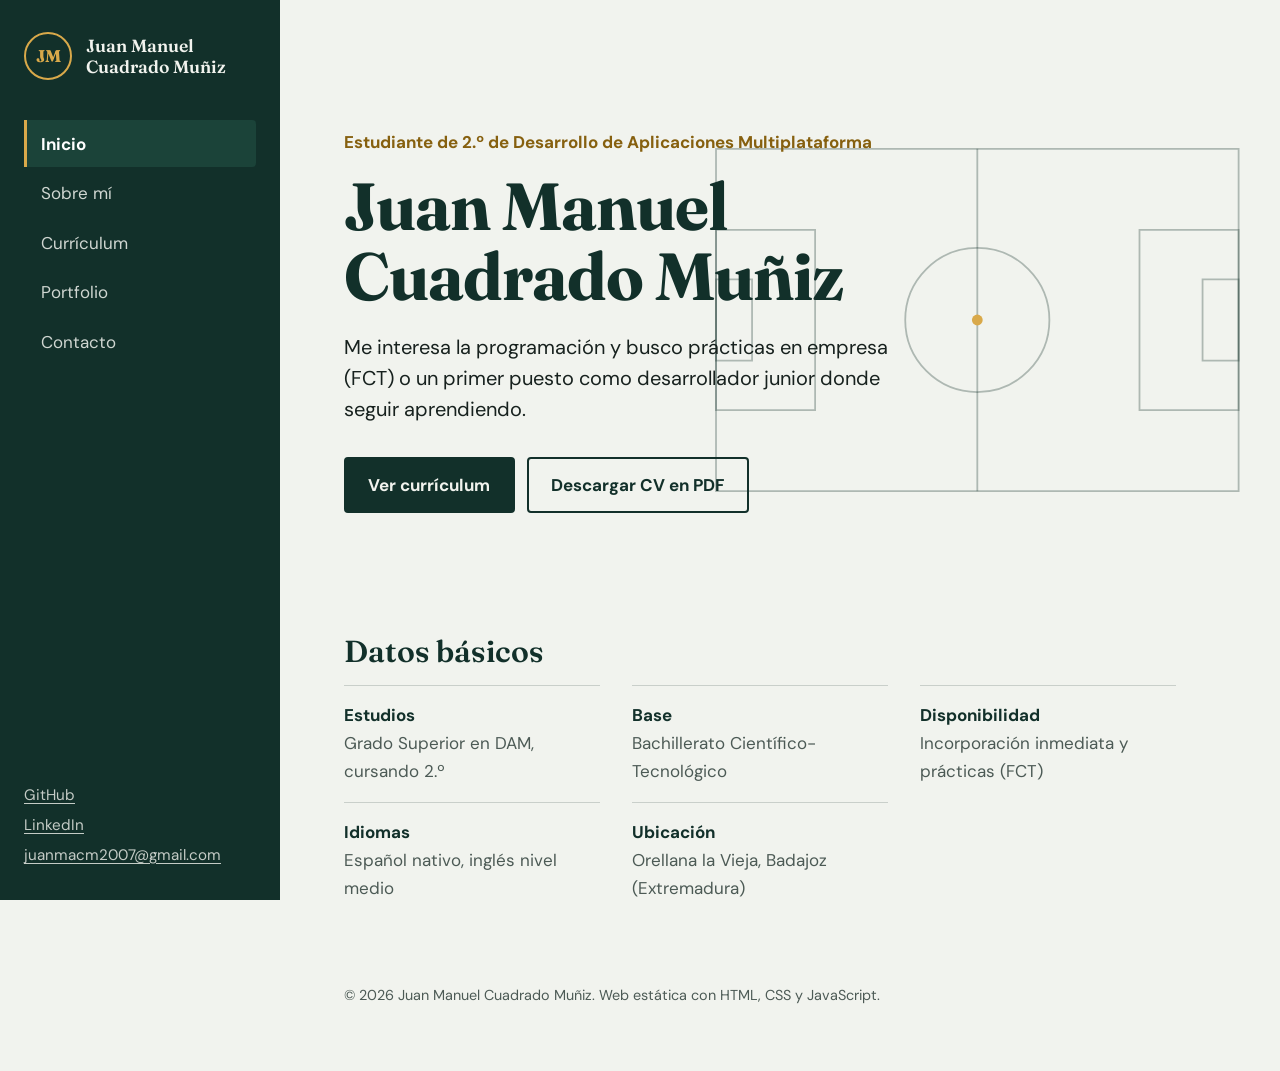
<file: index.html>
<!DOCTYPE html>
<html lang="es">
<head>
<meta charset="utf-8">
<meta name="viewport" content="width=device-width, initial-scale=1">
<title>Juan Manuel Cuadrado Muñiz · Desarrollador DAM</title>
<meta name="description" content="Estudiante de 2.º de Desarrollo de Aplicaciones Multiplataforma. Busco prácticas (FCT) o un primer puesto como desarrollador junior.">
<meta name="theme-color" content="#12302A">
<link rel="icon" href="assets/icons/favicon.svg" type="image/svg+xml">
<link rel="stylesheet" href="https://fonts.googleapis.com/css2?family=DM+Sans:wght@400;500;700&family=Fraunces:opsz,wght@9..144,600;9..144,700&display=swap">
<link rel="stylesheet" href="css/reset.css">
<link rel="stylesheet" href="css/estilos.css">
<link rel="stylesheet" href="css/sidebar.css">

<link rel="stylesheet" href="css/responsive.css">
<script>document.documentElement.classList.add('js')</script>
<script src="js/menu.js" defer></script>

</head>
<body>
<a class="saltar" href="#contenido">Saltar al contenido</a>
<header class="sidebar">
  <div class="sidebar__cabecera">
    <a class="marca" href="index.html"><span class="marca__sigla" aria-hidden="true">JM</span><span class="marca__nombre">Juan Manuel<br>Cuadrado Muñiz</span></a>
    <button class="menu-boton" type="button" aria-expanded="false" aria-controls="menu-principal">Menú</button>
  </div>
  <div id="menu-principal" class="sidebar__panel">
    <nav aria-label="Principal"><ul class="sidebar__nav"><li><a href="index.html" aria-current="page">Inicio</a></li><li><a href="sobremi.html">Sobre mí</a></li><li><a href="curriculum.html">Currículum</a></li><li><a href="portfolio.html">Portfolio</a></li><li><a href="contacto.html">Contacto</a></li></ul></nav>
    <ul class="sidebar__redes">
      <li><a href="https://github.com/jjuanma4" target="_blank" rel="noopener">GitHub</a></li>
      <li><a href="https://www.linkedin.com/in/TU-USUARIO/" target="_blank" rel="noopener">LinkedIn</a></li>
      <li><a href="mailto:juanmacm2007@gmail.com">juanmacm2007@gmail.com</a></li>
    </ul>
  </div>
</header>
<main id="contenido" class="contenido">

<section class="hero">
  <svg class="hero__campo" viewBox="0 0 600 400" aria-hidden="true" focusable="false">
  <rect class="campo-linea" pathLength="1" x="10" y="10" width="580" height="380"/>
  <line class="campo-linea" pathLength="1" x1="300" y1="10" x2="300" y2="390"/>
  <circle class="campo-linea" pathLength="1" cx="300" cy="200" r="80"/>
  <rect class="campo-linea" pathLength="1" x="10" y="100" width="110" height="200"/>
  <rect class="campo-linea" pathLength="1" x="10" y="155" width="40" height="90"/>
  <rect class="campo-linea" pathLength="1" x="480" y="100" width="110" height="200"/>
  <rect class="campo-linea" pathLength="1" x="550" y="155" width="40" height="90"/>
  <circle class="campo-punto" cx="300" cy="200" r="6"/>
</svg>
  <div class="hero__texto">
    <p class="hero__rol">Estudiante de 2.º de Desarrollo de Aplicaciones Multiplataforma</p>
    <h1>Juan Manuel Cuadrado Muñiz</h1>
    <p class="hero__intro">Me interesa la programación y busco prácticas en empresa (FCT) o un primer puesto como desarrollador junior donde seguir aprendiendo.</p>
    <p class="acciones"><a class="boton" href="curriculum.html">Ver currículum</a><a class="boton boton--sec" href="assets/cv/CV_Juan_Manuel_Cuadrado_Muniz.pdf" download>Descargar CV en PDF</a></p>
  </div>
</section>
<section class="seccion" aria-labelledby="datos">
  <h2 id="datos">Datos básicos</h2>
  <dl class="datos">
    <div><dt>Estudios</dt><dd>Grado Superior en DAM, cursando 2.º</dd></div>
    <div><dt>Base</dt><dd>Bachillerato Científico-Tecnológico</dd></div>
    <div><dt>Disponibilidad</dt><dd>Incorporación inmediata y prácticas (FCT)</dd></div>
    <div><dt>Idiomas</dt><dd>Español nativo, inglés nivel medio</dd></div>
    <div><dt>Ubicación</dt><dd>Orellana la Vieja, Badajoz (Extremadura)</dd></div>
  </dl>
</section>
<footer class="pie"><p>© 2026 Juan Manuel Cuadrado Muñiz. Web estática con HTML, CSS y JavaScript.</p></footer>
</main>
</body>
</html>
</file>
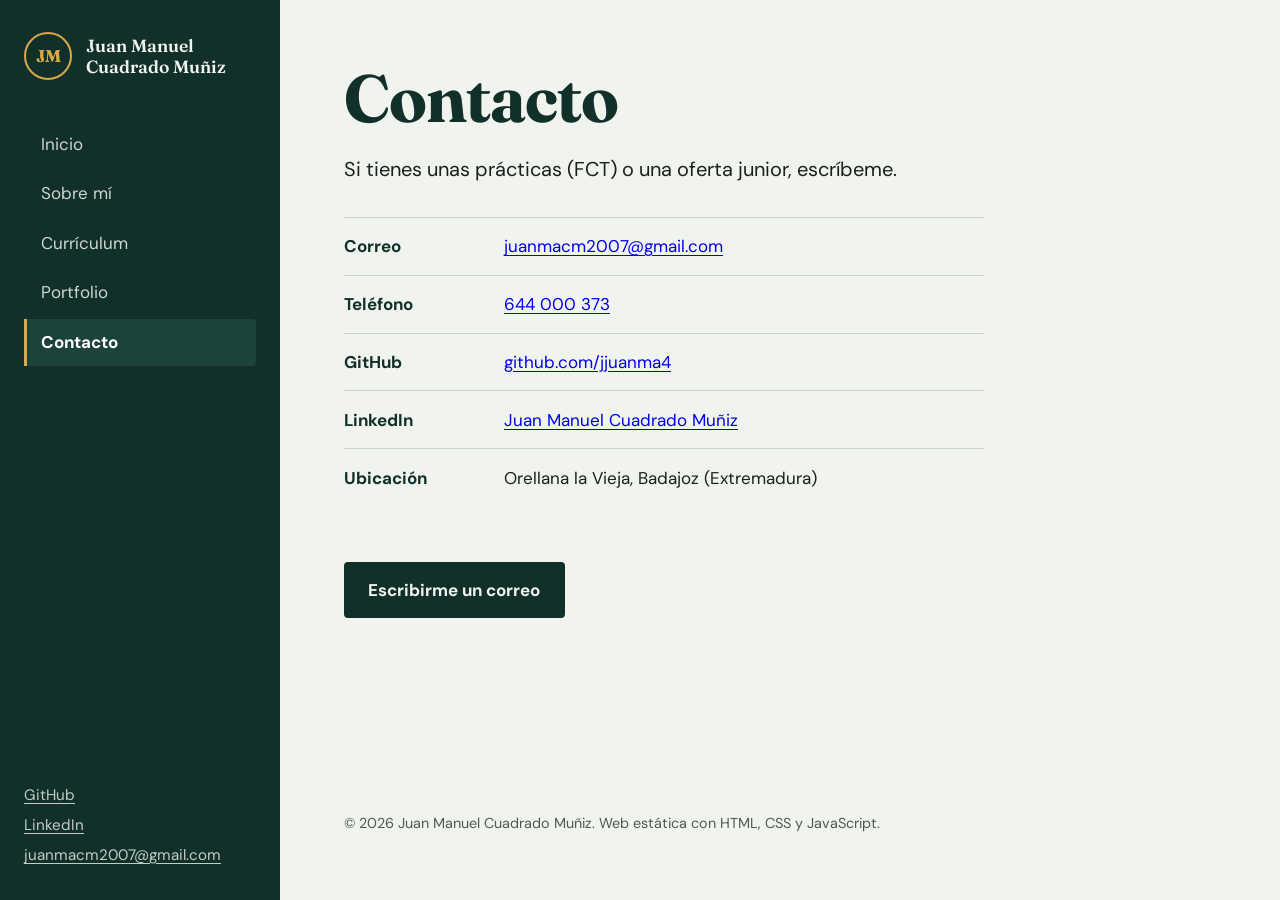
<file: contacto.html>
<!DOCTYPE html>
<html lang="es">
<head>
<meta charset="utf-8">
<meta name="viewport" content="width=device-width, initial-scale=1">
<title>Contacto · Juan Manuel Cuadrado Muñiz</title>
<meta name="description" content="Correo, teléfono, GitHub y LinkedIn de Juan Manuel Cuadrado Muñiz.">
<meta name="theme-color" content="#12302A">
<link rel="icon" href="assets/icons/favicon.svg" type="image/svg+xml">
<link rel="stylesheet" href="https://fonts.googleapis.com/css2?family=DM+Sans:wght@400;500;700&family=Fraunces:opsz,wght@9..144,600;9..144,700&display=swap">
<link rel="stylesheet" href="css/reset.css">
<link rel="stylesheet" href="css/estilos.css">
<link rel="stylesheet" href="css/sidebar.css">

<link rel="stylesheet" href="css/responsive.css">
<script>document.documentElement.classList.add('js')</script>
<script src="js/menu.js" defer></script>

</head>
<body>
<a class="saltar" href="#contenido">Saltar al contenido</a>
<header class="sidebar">
  <div class="sidebar__cabecera">
    <a class="marca" href="index.html"><span class="marca__sigla" aria-hidden="true">JM</span><span class="marca__nombre">Juan Manuel<br>Cuadrado Muñiz</span></a>
    <button class="menu-boton" type="button" aria-expanded="false" aria-controls="menu-principal">Menú</button>
  </div>
  <div id="menu-principal" class="sidebar__panel">
    <nav aria-label="Principal"><ul class="sidebar__nav"><li><a href="index.html">Inicio</a></li><li><a href="sobremi.html">Sobre mí</a></li><li><a href="curriculum.html">Currículum</a></li><li><a href="portfolio.html">Portfolio</a></li><li><a href="contacto.html" aria-current="page">Contacto</a></li></ul></nav>
    <ul class="sidebar__redes">
      <li><a href="https://github.com/jjuanma4" target="_blank" rel="noopener">GitHub</a></li>
      <li><a href="https://www.linkedin.com/in/TU-USUARIO/" target="_blank" rel="noopener">LinkedIn</a></li>
      <li><a href="mailto:juanmacm2007@gmail.com">juanmacm2007@gmail.com</a></li>
    </ul>
  </div>
</header>
<main id="contenido" class="contenido">

<h1>Contacto</h1>
<p class="lead">Si tienes unas prácticas (FCT) o una oferta junior, escríbeme.</p>
<dl class="contacto">
  <div><dt>Correo</dt><dd><a href="mailto:juanmacm2007@gmail.com">juanmacm2007@gmail.com</a></dd></div>
  <div><dt>Teléfono</dt><dd><a href="tel:+34644000373">644 000 373</a></dd></div>
  <div><dt>GitHub</dt><dd><a href="https://github.com/jjuanma4" target="_blank" rel="noopener">github.com/jjuanma4</a></dd></div>
  <div><dt>LinkedIn</dt><dd><a href="https://www.linkedin.com/in/TU-USUARIO/" target="_blank" rel="noopener">Juan Manuel Cuadrado Muñiz</a></dd></div>
  <div><dt>Ubicación</dt><dd>Orellana la Vieja, Badajoz (Extremadura)</dd></div>
</dl>
<p class="acciones"><a class="boton" href="mailto:juanmacm2007@gmail.com">Escribirme un correo</a></p>
<footer class="pie"><p>© 2026 Juan Manuel Cuadrado Muñiz. Web estática con HTML, CSS y JavaScript.</p></footer>
</main>
</body>
</html>
</file>
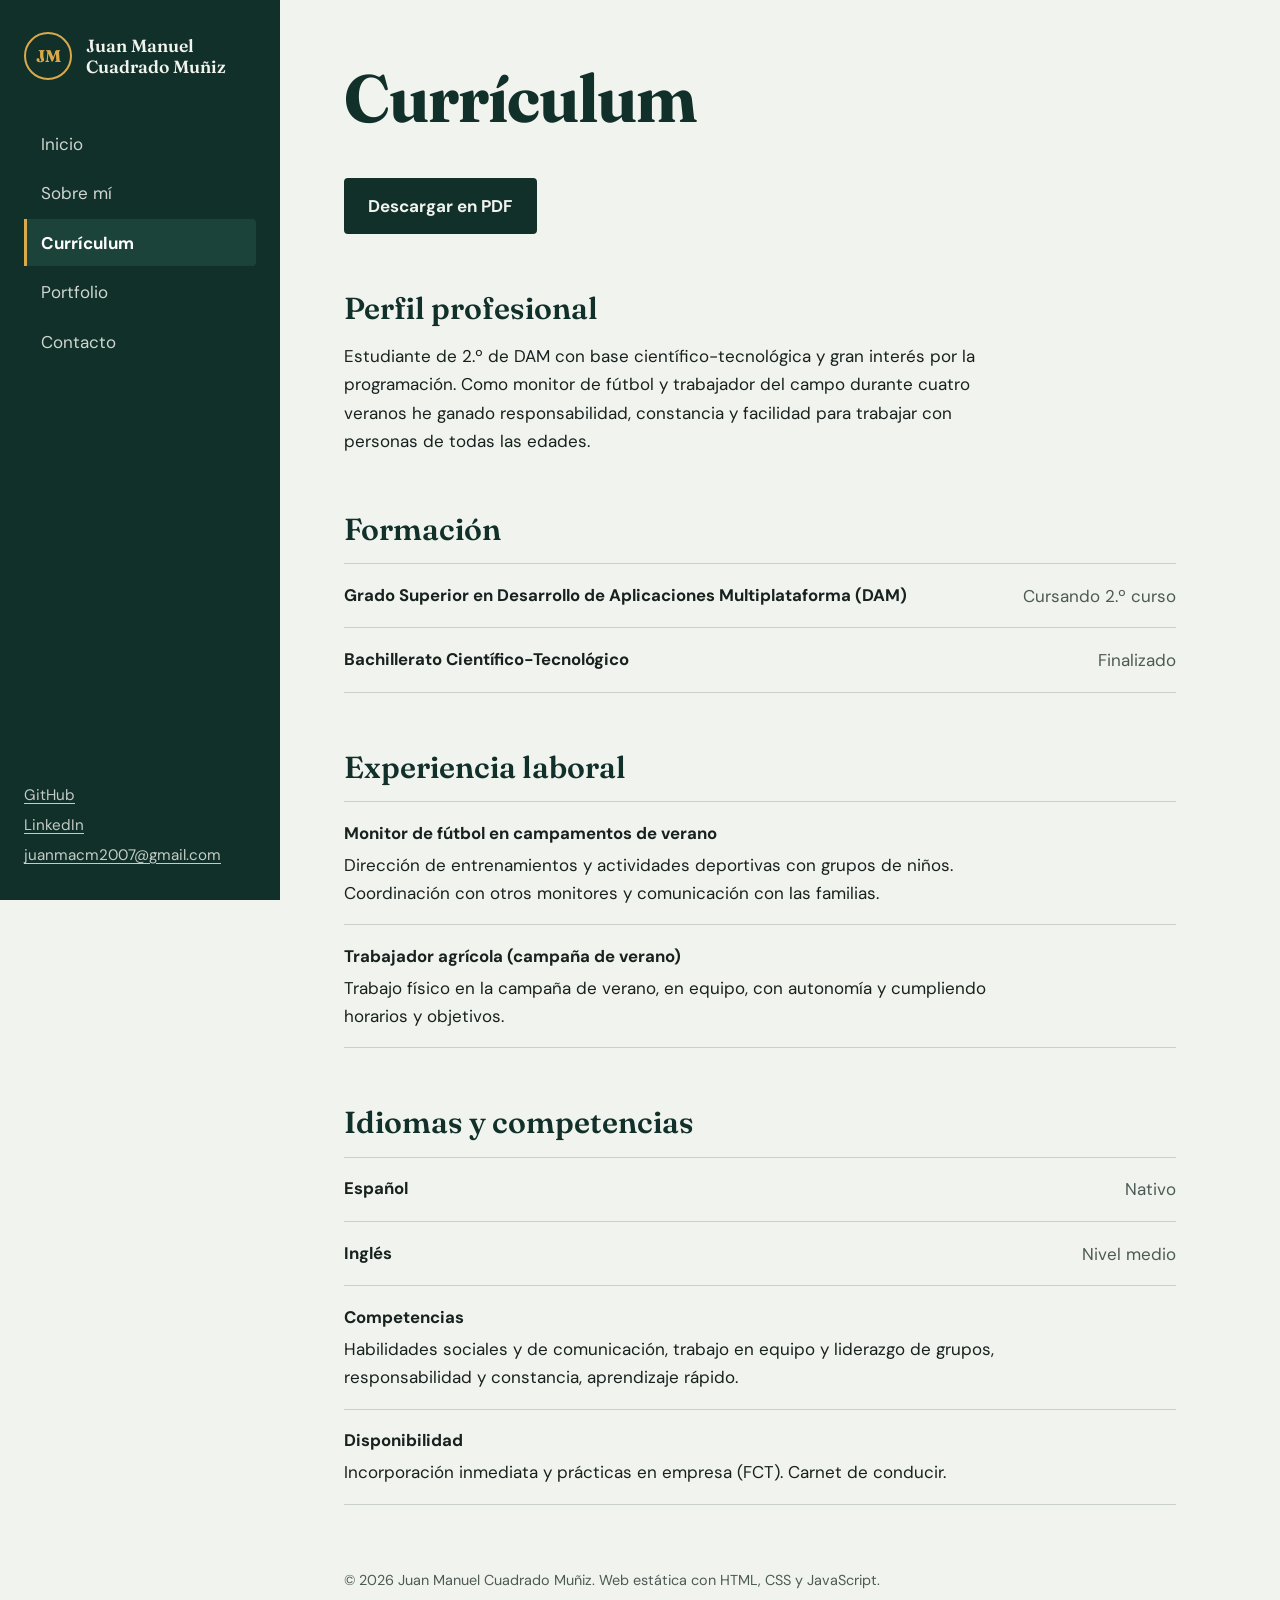
<file: curriculum.html>
<!DOCTYPE html>
<html lang="es">
<head>
<meta charset="utf-8">
<meta name="viewport" content="width=device-width, initial-scale=1">
<title>Currículum · Juan Manuel Cuadrado Muñiz</title>
<meta name="description" content="Formación, experiencia, idiomas y competencias de Juan Manuel Cuadrado Muñiz.">
<meta name="theme-color" content="#12302A">
<link rel="icon" href="assets/icons/favicon.svg" type="image/svg+xml">
<link rel="stylesheet" href="https://fonts.googleapis.com/css2?family=DM+Sans:wght@400;500;700&family=Fraunces:opsz,wght@9..144,600;9..144,700&display=swap">
<link rel="stylesheet" href="css/reset.css">
<link rel="stylesheet" href="css/estilos.css">
<link rel="stylesheet" href="css/sidebar.css">

<link rel="stylesheet" href="css/responsive.css">
<script>document.documentElement.classList.add('js')</script>
<script src="js/menu.js" defer></script>

</head>
<body>
<a class="saltar" href="#contenido">Saltar al contenido</a>
<header class="sidebar">
  <div class="sidebar__cabecera">
    <a class="marca" href="index.html"><span class="marca__sigla" aria-hidden="true">JM</span><span class="marca__nombre">Juan Manuel<br>Cuadrado Muñiz</span></a>
    <button class="menu-boton" type="button" aria-expanded="false" aria-controls="menu-principal">Menú</button>
  </div>
  <div id="menu-principal" class="sidebar__panel">
    <nav aria-label="Principal"><ul class="sidebar__nav"><li><a href="index.html">Inicio</a></li><li><a href="sobremi.html">Sobre mí</a></li><li><a href="curriculum.html" aria-current="page">Currículum</a></li><li><a href="portfolio.html">Portfolio</a></li><li><a href="contacto.html">Contacto</a></li></ul></nav>
    <ul class="sidebar__redes">
      <li><a href="https://github.com/jjuanma4" target="_blank" rel="noopener">GitHub</a></li>
      <li><a href="https://www.linkedin.com/in/TU-USUARIO/" target="_blank" rel="noopener">LinkedIn</a></li>
      <li><a href="mailto:juanmacm2007@gmail.com">juanmacm2007@gmail.com</a></li>
    </ul>
  </div>
</header>
<main id="contenido" class="contenido">

<h1>Currículum</h1>
<p class="acciones"><a class="boton" href="assets/cv/CV_Juan_Manuel_Cuadrado_Muniz.pdf" download>Descargar en PDF</a></p>
<section class="seccion" aria-labelledby="perfil">
  <h2 id="perfil">Perfil profesional</h2>
  <p>Estudiante de 2.º de DAM con base científico-tecnológica y gran interés por la programación. Como monitor de fútbol y trabajador del campo durante cuatro veranos he ganado responsabilidad, constancia y facilidad para trabajar con personas de todas las edades.</p>
</section>
<section class="seccion" aria-labelledby="formacion">
  <h2 id="formacion">Formación</h2>
  <div class="entradas">
    <div class="entrada"><h3 class="entrada__titulo">Grado Superior en Desarrollo de Aplicaciones Multiplataforma (DAM)</h3><p class="entrada__meta">Cursando 2.º curso</p></div>
    <div class="entrada"><h3 class="entrada__titulo">Bachillerato Científico-Tecnológico</h3><p class="entrada__meta">Finalizado</p></div>
  </div>
</section>
<section class="seccion" aria-labelledby="experiencia">
  <h2 id="experiencia">Experiencia laboral</h2>
  <div class="entradas">
    <div class="entrada"><h3 class="entrada__titulo">Monitor de fútbol en campamentos de verano</h3><p class="entrada__texto">Dirección de entrenamientos y actividades deportivas con grupos de niños. Coordinación con otros monitores y comunicación con las familias.</p></div>
    <div class="entrada"><h3 class="entrada__titulo">Trabajador agrícola (campaña de verano)</h3><p class="entrada__texto">Trabajo físico en la campaña de verano, en equipo, con autonomía y cumpliendo horarios y objetivos.</p></div>
  </div>
</section>
<!-- TECNOLOGIAS: descomenta este bloque y pon lo que sabes usar
<section class="seccion" aria-labelledby="tecnologias">
  <h2 id="tecnologias">Tecnologías</h2>
  <ul class="etiquetas"><li>Java</li><li>Kotlin</li><li>SQL</li></ul>
</section>
-->
<section class="seccion" aria-labelledby="idiomas">
  <h2 id="idiomas">Idiomas y competencias</h2>
  <div class="entradas">
    <div class="entrada"><h3 class="entrada__titulo">Español</h3><p class="entrada__meta">Nativo</p></div>
    <div class="entrada"><h3 class="entrada__titulo">Inglés</h3><p class="entrada__meta">Nivel medio</p></div>
    <div class="entrada"><h3 class="entrada__titulo">Competencias</h3><p class="entrada__texto">Habilidades sociales y de comunicación, trabajo en equipo y liderazgo de grupos, responsabilidad y constancia, aprendizaje rápido.</p></div>
    <div class="entrada"><h3 class="entrada__titulo">Disponibilidad</h3><p class="entrada__texto">Incorporación inmediata y prácticas en empresa (FCT). Carnet de conducir.</p></div>
  </div>
</section>
<footer class="pie"><p>© 2026 Juan Manuel Cuadrado Muñiz. Web estática con HTML, CSS y JavaScript.</p></footer>
</main>
</body>
</html>
</file>
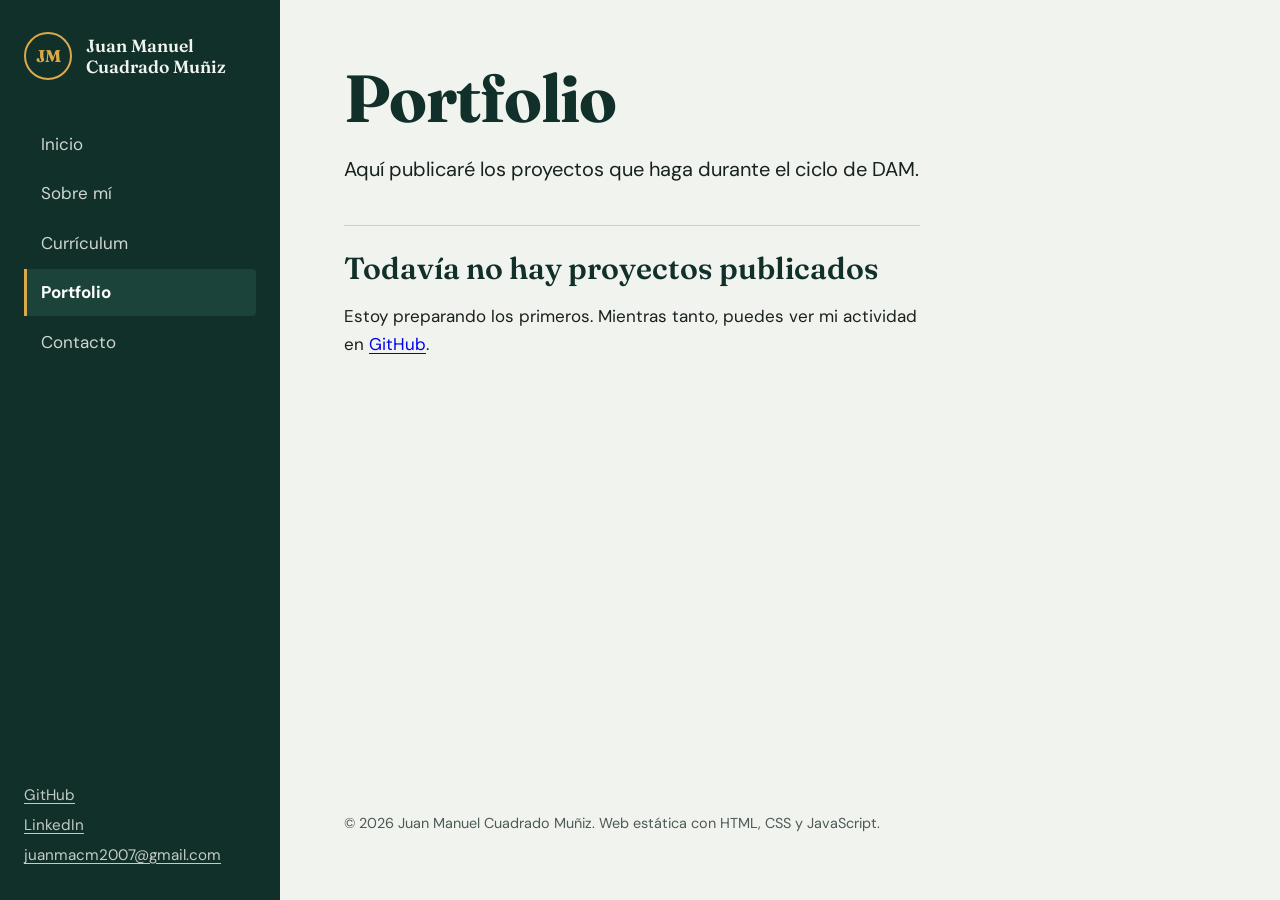
<file: portfolio.html>
<!DOCTYPE html>
<html lang="es">
<head>
<meta charset="utf-8">
<meta name="viewport" content="width=device-width, initial-scale=1">
<title>Portfolio · Juan Manuel Cuadrado Muñiz</title>
<meta name="description" content="Proyectos de Juan Manuel Cuadrado Muñiz durante el ciclo de DAM.">
<meta name="theme-color" content="#12302A">
<link rel="icon" href="assets/icons/favicon.svg" type="image/svg+xml">
<link rel="stylesheet" href="https://fonts.googleapis.com/css2?family=DM+Sans:wght@400;500;700&family=Fraunces:opsz,wght@9..144,600;9..144,700&display=swap">
<link rel="stylesheet" href="css/reset.css">
<link rel="stylesheet" href="css/estilos.css">
<link rel="stylesheet" href="css/sidebar.css">

<link rel="stylesheet" href="css/responsive.css">
<script>document.documentElement.classList.add('js')</script>
<script src="js/menu.js" defer></script>
<script src="js/portfolio.js" defer></script>
</head>
<body>
<a class="saltar" href="#contenido">Saltar al contenido</a>
<header class="sidebar">
  <div class="sidebar__cabecera">
    <a class="marca" href="index.html"><span class="marca__sigla" aria-hidden="true">JM</span><span class="marca__nombre">Juan Manuel<br>Cuadrado Muñiz</span></a>
    <button class="menu-boton" type="button" aria-expanded="false" aria-controls="menu-principal">Menú</button>
  </div>
  <div id="menu-principal" class="sidebar__panel">
    <nav aria-label="Principal"><ul class="sidebar__nav"><li><a href="index.html">Inicio</a></li><li><a href="sobremi.html">Sobre mí</a></li><li><a href="curriculum.html">Currículum</a></li><li><a href="portfolio.html" aria-current="page">Portfolio</a></li><li><a href="contacto.html">Contacto</a></li></ul></nav>
    <ul class="sidebar__redes">
      <li><a href="https://github.com/jjuanma4" target="_blank" rel="noopener">GitHub</a></li>
      <li><a href="https://www.linkedin.com/in/TU-USUARIO/" target="_blank" rel="noopener">LinkedIn</a></li>
      <li><a href="mailto:juanmacm2007@gmail.com">juanmacm2007@gmail.com</a></li>
    </ul>
  </div>
</header>
<main id="contenido" class="contenido">

<h1>Portfolio</h1>
<p class="lead">Aquí publicaré los proyectos que haga durante el ciclo de DAM.</p>
<div id="portfolio-filtros" class="filtros" role="group" aria-label="Filtrar proyectos por tipo" hidden><button type="button" data-filtro="todos" aria-pressed="true">Todos</button><button type="button" data-filtro="android" aria-pressed="false">Android</button><button type="button" data-filtro="web" aria-pressed="false">Web</button><button type="button" data-filtro="escritorio" aria-pressed="false">Escritorio</button><button type="button" data-filtro="backend" aria-pressed="false">Backend</button><button type="button" data-filtro="juegos" aria-pressed="false">Juegos</button><button type="button" data-filtro="apuntes" aria-pressed="false">Apuntes</button></div>
<div id="proyectos-grid" class="proyectos-grid">
<!-- PLANTILLA DE TARJETA: copia este bloque aquí dentro y cambia los datos.
     data-tipo: android, web, escritorio, backend, juegos o apuntes
<article class="proyecto-card" data-tipo="web">
  <img src="assets/img/mi-proyecto/portada.png" alt="Captura de Mi proyecto" loading="lazy" width="800" height="500">
  <div class="proyecto-card__cuerpo">
    <p class="proyecto-card__tipo">Web</p>
    <h2><a href="proyectos/mi-proyecto.html">Mi proyecto</a></h2>
    <p>Una frase que explique qué hace.</p>
    <ul class="etiquetas"><li>HTML</li><li>CSS</li></ul>
  </div>
</article>
-->
</div>
<div id="portfolio-vacio" class="vacio">
  <h2>Todavía no hay proyectos publicados</h2>
  <p>Estoy preparando los primeros. Mientras tanto, puedes ver mi actividad en <a href="https://github.com/jjuanma4" target="_blank" rel="noopener">GitHub</a>.</p>
</div>
<footer class="pie"><p>© 2026 Juan Manuel Cuadrado Muñiz. Web estática con HTML, CSS y JavaScript.</p></footer>
</main>
</body>
</html>
</file>
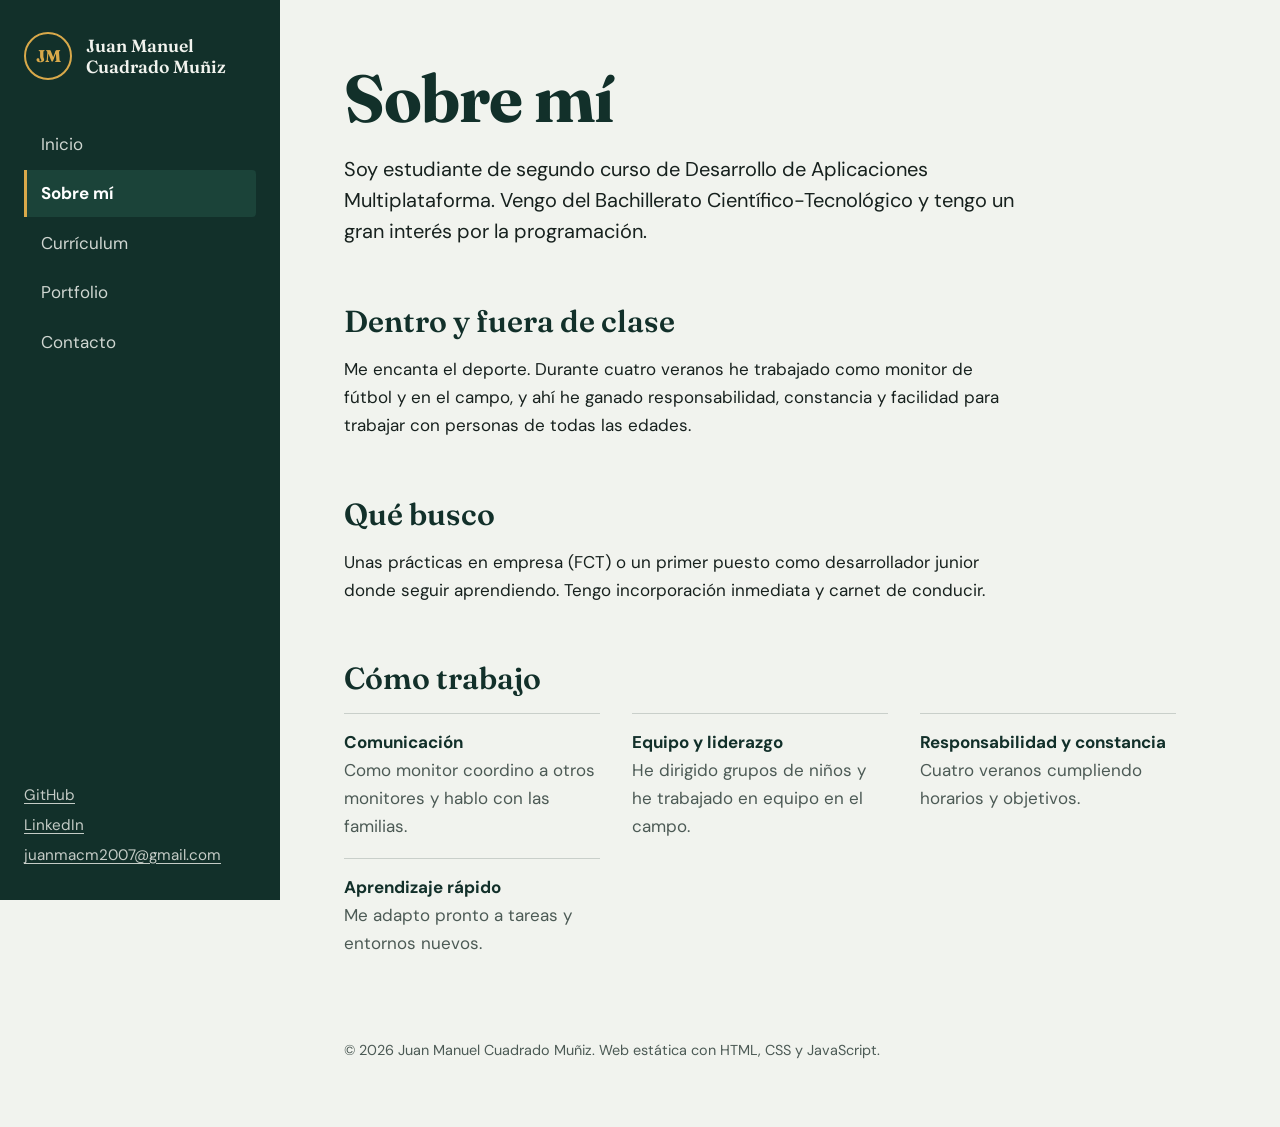
<file: sobremi.html>
<!DOCTYPE html>
<html lang="es">
<head>
<meta charset="utf-8">
<meta name="viewport" content="width=device-width, initial-scale=1">
<title>Sobre mí · Juan Manuel Cuadrado Muñiz</title>
<meta name="description" content="Quién soy, qué busco y cómo trabajo.">
<meta name="theme-color" content="#12302A">
<link rel="icon" href="assets/icons/favicon.svg" type="image/svg+xml">
<link rel="stylesheet" href="https://fonts.googleapis.com/css2?family=DM+Sans:wght@400;500;700&family=Fraunces:opsz,wght@9..144,600;9..144,700&display=swap">
<link rel="stylesheet" href="css/reset.css">
<link rel="stylesheet" href="css/estilos.css">
<link rel="stylesheet" href="css/sidebar.css">

<link rel="stylesheet" href="css/responsive.css">
<script>document.documentElement.classList.add('js')</script>
<script src="js/menu.js" defer></script>

</head>
<body>
<a class="saltar" href="#contenido">Saltar al contenido</a>
<header class="sidebar">
  <div class="sidebar__cabecera">
    <a class="marca" href="index.html"><span class="marca__sigla" aria-hidden="true">JM</span><span class="marca__nombre">Juan Manuel<br>Cuadrado Muñiz</span></a>
    <button class="menu-boton" type="button" aria-expanded="false" aria-controls="menu-principal">Menú</button>
  </div>
  <div id="menu-principal" class="sidebar__panel">
    <nav aria-label="Principal"><ul class="sidebar__nav"><li><a href="index.html">Inicio</a></li><li><a href="sobremi.html" aria-current="page">Sobre mí</a></li><li><a href="curriculum.html">Currículum</a></li><li><a href="portfolio.html">Portfolio</a></li><li><a href="contacto.html">Contacto</a></li></ul></nav>
    <ul class="sidebar__redes">
      <li><a href="https://github.com/jjuanma4" target="_blank" rel="noopener">GitHub</a></li>
      <li><a href="https://www.linkedin.com/in/TU-USUARIO/" target="_blank" rel="noopener">LinkedIn</a></li>
      <li><a href="mailto:juanmacm2007@gmail.com">juanmacm2007@gmail.com</a></li>
    </ul>
  </div>
</header>
<main id="contenido" class="contenido">

<h1>Sobre mí</h1>
<p class="lead">Soy estudiante de segundo curso de Desarrollo de Aplicaciones Multiplataforma. Vengo del Bachillerato Científico-Tecnológico y tengo un gran interés por la programación.</p>
<section class="seccion" aria-labelledby="fuera">
  <h2 id="fuera">Dentro y fuera de clase</h2>
  <p>Me encanta el deporte. Durante cuatro veranos he trabajado como monitor de fútbol y en el campo, y ahí he ganado responsabilidad, constancia y facilidad para trabajar con personas de todas las edades.</p>
</section>
<section class="seccion" aria-labelledby="busco">
  <h2 id="busco">Qué busco</h2>
  <p>Unas prácticas en empresa (FCT) o un primer puesto como desarrollador junior donde seguir aprendiendo. Tengo incorporación inmediata y carnet de conducir.</p>
</section>
<section class="seccion" aria-labelledby="como">
  <h2 id="como">Cómo trabajo</h2>
  <dl class="datos">
    <div><dt>Comunicación</dt><dd>Como monitor coordino a otros monitores y hablo con las familias.</dd></div>
    <div><dt>Equipo y liderazgo</dt><dd>He dirigido grupos de niños y he trabajado en equipo en el campo.</dd></div>
    <div><dt>Responsabilidad y constancia</dt><dd>Cuatro veranos cumpliendo horarios y objetivos.</dd></div>
    <div><dt>Aprendizaje rápido</dt><dd>Me adapto pronto a tareas y entornos nuevos.</dd></div>
  </dl>
</section>
<footer class="pie"><p>© 2026 Juan Manuel Cuadrado Muñiz. Web estática con HTML, CSS y JavaScript.</p></footer>
</main>
</body>
</html>
</file>
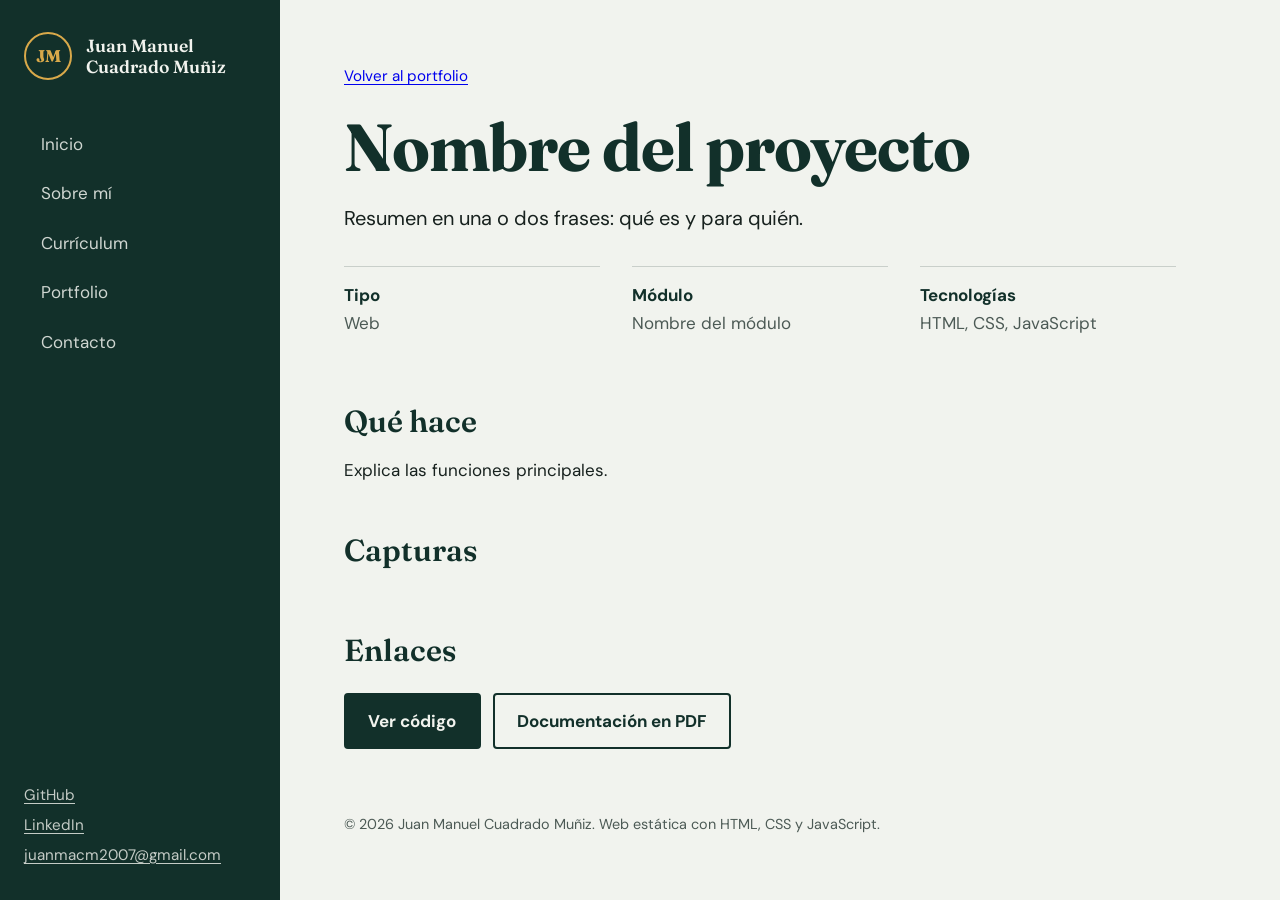
<file: proyectos/plantilla-proyecto.html>
<!DOCTYPE html>
<html lang="es">
<head>
<meta charset="utf-8">
<meta name="viewport" content="width=device-width, initial-scale=1">
<title>Nombre del proyecto · Juan Manuel Cuadrado Muñiz</title>
<meta name="description" content="Descripción breve del proyecto.">
<meta name="theme-color" content="#12302A">
<link rel="icon" href="../assets/icons/favicon.svg" type="image/svg+xml">
<link rel="stylesheet" href="https://fonts.googleapis.com/css2?family=DM+Sans:wght@400;500;700&family=Fraunces:opsz,wght@9..144,600;9..144,700&display=swap">
<link rel="stylesheet" href="../css/reset.css">
<link rel="stylesheet" href="../css/estilos.css">
<link rel="stylesheet" href="../css/sidebar.css">
<link rel="stylesheet" href="../css/proyecto.css">
<link rel="stylesheet" href="../css/responsive.css">
<script>document.documentElement.classList.add('js')</script>
<script src="../js/menu.js" defer></script>
<meta name="robots" content="noindex">
</head>
<body>
<a class="saltar" href="#contenido">Saltar al contenido</a>
<header class="sidebar">
  <div class="sidebar__cabecera">
    <a class="marca" href="../index.html"><span class="marca__sigla" aria-hidden="true">JM</span><span class="marca__nombre">Juan Manuel<br>Cuadrado Muñiz</span></a>
    <button class="menu-boton" type="button" aria-expanded="false" aria-controls="menu-principal">Menú</button>
  </div>
  <div id="menu-principal" class="sidebar__panel">
    <nav aria-label="Principal"><ul class="sidebar__nav"><li><a href="../index.html">Inicio</a></li><li><a href="../sobremi.html">Sobre mí</a></li><li><a href="../curriculum.html">Currículum</a></li><li><a href="../portfolio.html">Portfolio</a></li><li><a href="../contacto.html">Contacto</a></li></ul></nav>
    <ul class="sidebar__redes">
      <li><a href="https://github.com/jjuanma4" target="_blank" rel="noopener">GitHub</a></li>
      <li><a href="https://www.linkedin.com/in/TU-USUARIO/" target="_blank" rel="noopener">LinkedIn</a></li>
      <li><a href="mailto:juanmacm2007@gmail.com">juanmacm2007@gmail.com</a></li>
    </ul>
  </div>
</header>
<main id="contenido" class="contenido">

<article class="proyecto">
  <p class="proyecto__volver"><a href="../portfolio.html">Volver al portfolio</a></p>
  <h1>Nombre del proyecto</h1>
  <p class="lead">Resumen en una o dos frases: qué es y para quién.</p>
  <dl class="datos">
    <div><dt>Tipo</dt><dd>Web</dd></div>
    <div><dt>Módulo</dt><dd>Nombre del módulo</dd></div>
    <div><dt>Tecnologías</dt><dd>HTML, CSS, JavaScript</dd></div>
  </dl>
  <section class="seccion"><h2>Qué hace</h2><p>Explica las funciones principales.</p></section>
  <section class="seccion"><h2>Capturas</h2>
    <div class="capturas">
    <!-- <figure><img src="../assets/img/mi-proyecto/captura1.png" alt="Descripción" loading="lazy"><figcaption>Pie de la captura</figcaption></figure> -->
    </div>
  </section>
  <section class="seccion"><h2>Enlaces</h2>
    <p class="acciones"><a class="boton" href="https://github.com/jjuanma4/NOMBRE-REPOSITORIO" target="_blank" rel="noopener">Ver código</a><a class="boton boton--sec" href="../assets/pdf/mi-proyecto.pdf">Documentación en PDF</a></p>
  </section>
</article>
<footer class="pie"><p>© 2026 Juan Manuel Cuadrado Muñiz. Web estática con HTML, CSS y JavaScript.</p></footer>
</main>
</body>
</html>
</file>
<file: css/estilos.css>
:root{--campo:#12302A;--campo-2:#1B4339;--tiza:#F1F3EE;--tinta:#17211E;--apagado:#4C5A55;--oro:#D9A94A;--oro-texto:#86600F;--linea:rgba(18,48,42,.18);
--f-titulo:"Fraunces",Georgia,serif;--f-texto:"DM Sans",system-ui,-apple-system,"Segoe UI",sans-serif;--ancho-sidebar:17.5rem;--medida:42rem}
body{font-family:var(--f-texto);font-size:1.0625rem;line-height:1.65;color:var(--tinta);background:var(--tiza)}
h1,h2{font-family:var(--f-titulo);color:var(--campo)}
h1{font-size:clamp(2.4rem,5.2vw,4.25rem);line-height:1.05;letter-spacing:-.015em;margin-bottom:1.25rem}
h2{font-size:clamp(1.5rem,2.6vw,1.9rem);line-height:1.2;font-weight:600;margin-bottom:1rem}
h3{font-size:1.05rem}
p{max-width:var(--medida)}
a{text-underline-offset:.2em}
:focus-visible{outline:3px solid var(--oro-texto);outline-offset:3px}
.saltar{position:absolute;left:1rem;top:-4rem;z-index:100;padding:.6rem 1rem;border-radius:4px;background:var(--campo);color:var(--tiza)}
.saltar:focus{top:1rem}
.contenido{margin-left:var(--ancho-sidebar);min-height:100vh;display:flex;flex-direction:column;padding:clamp(1.5rem,5vw,4.5rem)}
.contenido>.seccion{margin-top:3.5rem;max-width:52rem}
.pie{margin-top:auto;padding-top:4rem;font-size:.9rem;color:var(--apagado)}
.lead{font-size:1.25rem;line-height:1.55}
.hero{position:relative;isolation:isolate;padding-block:clamp(1rem,6vw,4rem)}
.hero__texto{max-width:36rem}
.hero__rol{margin-bottom:1rem;font-weight:700;color:var(--oro-texto)}
.hero__intro{margin-bottom:2rem;font-size:1.25rem;line-height:1.55}
.hero__campo{position:absolute;z-index:-1;right:-2rem;top:50%;transform:translateY(-50%);width:min(38rem,62%);height:auto}
.campo-linea{fill:none;stroke:var(--campo);stroke-width:2;opacity:.3;stroke-dasharray:1;animation:trazar 2.2s ease-out both}
.campo-punto{fill:var(--oro);animation:aparecer .6s 1.8s both}
@keyframes trazar{from{stroke-dashoffset:1}to{stroke-dashoffset:0}}
@keyframes aparecer{from{opacity:0}}
.acciones{display:flex;flex-wrap:wrap;gap:.75rem;margin-top:1.5rem}
.hero .acciones{margin-top:0}
.boton{display:inline-block;padding:.75rem 1.4rem;border:2px solid var(--campo);border-radius:4px;background:var(--campo);color:var(--tiza);font-weight:700;text-decoration:none}
.boton:hover{background:var(--campo-2);border-color:var(--campo-2)}
.boton--sec{background:transparent;color:var(--campo)}
.boton--sec:hover{background:var(--campo);color:var(--tiza)}
.datos{display:grid;grid-template-columns:repeat(auto-fit,minmax(15rem,1fr));gap:0 2rem}
.datos>div{padding:.9rem 0 1.1rem;border-top:1px solid var(--linea)}
.datos dt{font-weight:700;color:var(--campo)}
.datos dd{color:var(--apagado)}
.entradas{max-width:52rem;border-bottom:1px solid var(--linea)}
.entrada{display:grid;grid-template-columns:1fr auto;gap:.2rem 1.5rem;padding-block:1.1rem;border-top:1px solid var(--linea)}
.entrada__meta{color:var(--apagado);text-align:right}
.entrada__texto{grid-column:1/-1}
.etiquetas{display:flex;flex-wrap:wrap;gap:.4rem}
.etiquetas li{padding:.1rem .65rem;border:1px solid var(--linea);border-radius:999px;font-size:.85rem;color:var(--campo)}
.filtros{display:flex;flex-wrap:wrap;gap:.5rem;margin:2rem 0 1.5rem}
.filtros button{padding:.4rem 1rem;border:1px solid var(--campo);border-radius:999px;background:transparent;color:var(--campo);cursor:pointer}
.filtros button[aria-pressed="true"]{background:var(--campo);color:var(--tiza)}
.proyectos-grid{display:grid;grid-template-columns:repeat(auto-fill,minmax(17rem,1fr));gap:1.5rem}
.proyecto-card{position:relative;overflow:hidden;border:1px solid var(--linea);border-radius:6px;background:#fff}
.proyecto-card:hover{border-color:var(--campo)}
.proyecto-card img{width:100%;aspect-ratio:16/10;object-fit:cover}
.proyecto-card__cuerpo{display:grid;gap:.5rem;padding:1rem 1.1rem 1.2rem}
.proyecto-card__tipo{font-size:.9rem;font-weight:700;color:var(--oro-texto)}
.proyecto-card h2{margin:0;font-size:1.25rem}
.proyecto-card h2 a{text-decoration:none}
.proyecto-card h2 a::after{content:"";position:absolute;inset:0}
.vacio{max-width:36rem;margin-top:2.5rem;padding-top:1.5rem;border-top:1px solid var(--linea)}
.contacto{max-width:40rem;margin:2rem 0}
.contacto>div{display:grid;grid-template-columns:9rem 1fr;gap:1rem;padding:.9rem 0;border-top:1px solid var(--linea)}
.contacto dt{font-weight:700;color:var(--campo)}
</file>
<file: css/sidebar.css>
.sidebar{position:fixed;inset:0 auto 0 0;z-index:20;width:var(--ancho-sidebar);display:flex;flex-direction:column;padding:2rem 1.5rem;overflow-y:auto;background:var(--campo);color:var(--tiza)}
.marca{display:flex;align-items:center;gap:.9rem;color:var(--tiza);text-decoration:none}
.marca__sigla{flex:none;display:grid;place-items:center;width:3rem;height:3rem;border:2px solid var(--oro);border-radius:50%;font-family:var(--f-titulo);font-weight:700;color:var(--oro)}
.marca__nombre{font-family:var(--f-titulo);font-weight:600;font-size:1.1rem;line-height:1.2}
.menu-boton{display:none}
.sidebar__panel{display:flex;flex-direction:column;flex:1;margin-top:2.5rem}
.sidebar__nav{display:grid;gap:.15rem}
.sidebar__nav a{display:block;padding:.6rem .9rem;border-left:3px solid transparent;border-radius:0 4px 4px 0;color:rgba(241,243,238,.85);text-decoration:none}
.sidebar__nav a:hover{background:var(--campo-2);color:#fff}
.sidebar__nav a[aria-current="page"]{border-left-color:var(--oro);background:var(--campo-2);color:#fff;font-weight:700}
.sidebar__redes{display:grid;gap:.3rem;margin-top:auto;padding-top:2rem;font-size:.95rem}
.sidebar__redes a{color:rgba(241,243,238,.8)}
.sidebar :focus-visible{outline-color:var(--oro)}
</file>
<file: css/responsive.css>
@media (max-width:60rem){
.sidebar{position:sticky;inset:0 0 auto 0;width:auto;max-height:100vh;padding:.75rem 1.25rem}
.sidebar__cabecera{display:flex;justify-content:space-between;align-items:center}
.marca__sigla{width:2.5rem;height:2.5rem;font-size:1rem}
.marca__nombre br{display:none}
.menu-boton{display:inline-block;padding:.5rem 1rem;border:1px solid var(--oro);border-radius:4px;background:transparent;color:var(--tiza);cursor:pointer}
.sidebar__panel{margin-top:1rem}
.js .sidebar__panel{display:none}
.js .sidebar__panel.abierto{display:flex}
.sidebar__redes{margin-top:1.25rem;padding-top:1rem;border-top:1px solid rgba(241,243,238,.2)}
.contenido{margin-left:0;min-height:0}
.hero__campo{right:-10%;width:90%}
.campo-linea{opacity:.15}
}
@media (max-width:40rem){
.entrada{grid-template-columns:1fr}
.entrada__meta{text-align:left}
.contacto>div{grid-template-columns:1fr;gap:.1rem}
}
@media print{.sidebar,.saltar,.acciones,.hero__campo{display:none}.contenido{margin:0;padding:0}}
@media (prefers-reduced-motion:reduce){html{scroll-behavior:auto}*,*::before,*::after{animation:none!important;transition:none!important}}
</file>
<file: css/proyecto.css>
.proyecto{max-width:52rem}
.proyecto__volver{margin-bottom:1.5rem;font-size:.95rem}
.proyecto .datos{margin:2rem 0}
.proyecto .seccion{margin-top:3rem}
.capturas{display:grid;grid-template-columns:repeat(auto-fit,minmax(16rem,1fr));gap:1rem}
.capturas figure{overflow:hidden;border:1px solid var(--linea);border-radius:6px;background:#fff}
.capturas img{width:100%;height:auto}
.capturas figcaption{padding:.6rem .9rem;font-size:.9rem;color:var(--apagado)}
</file>
